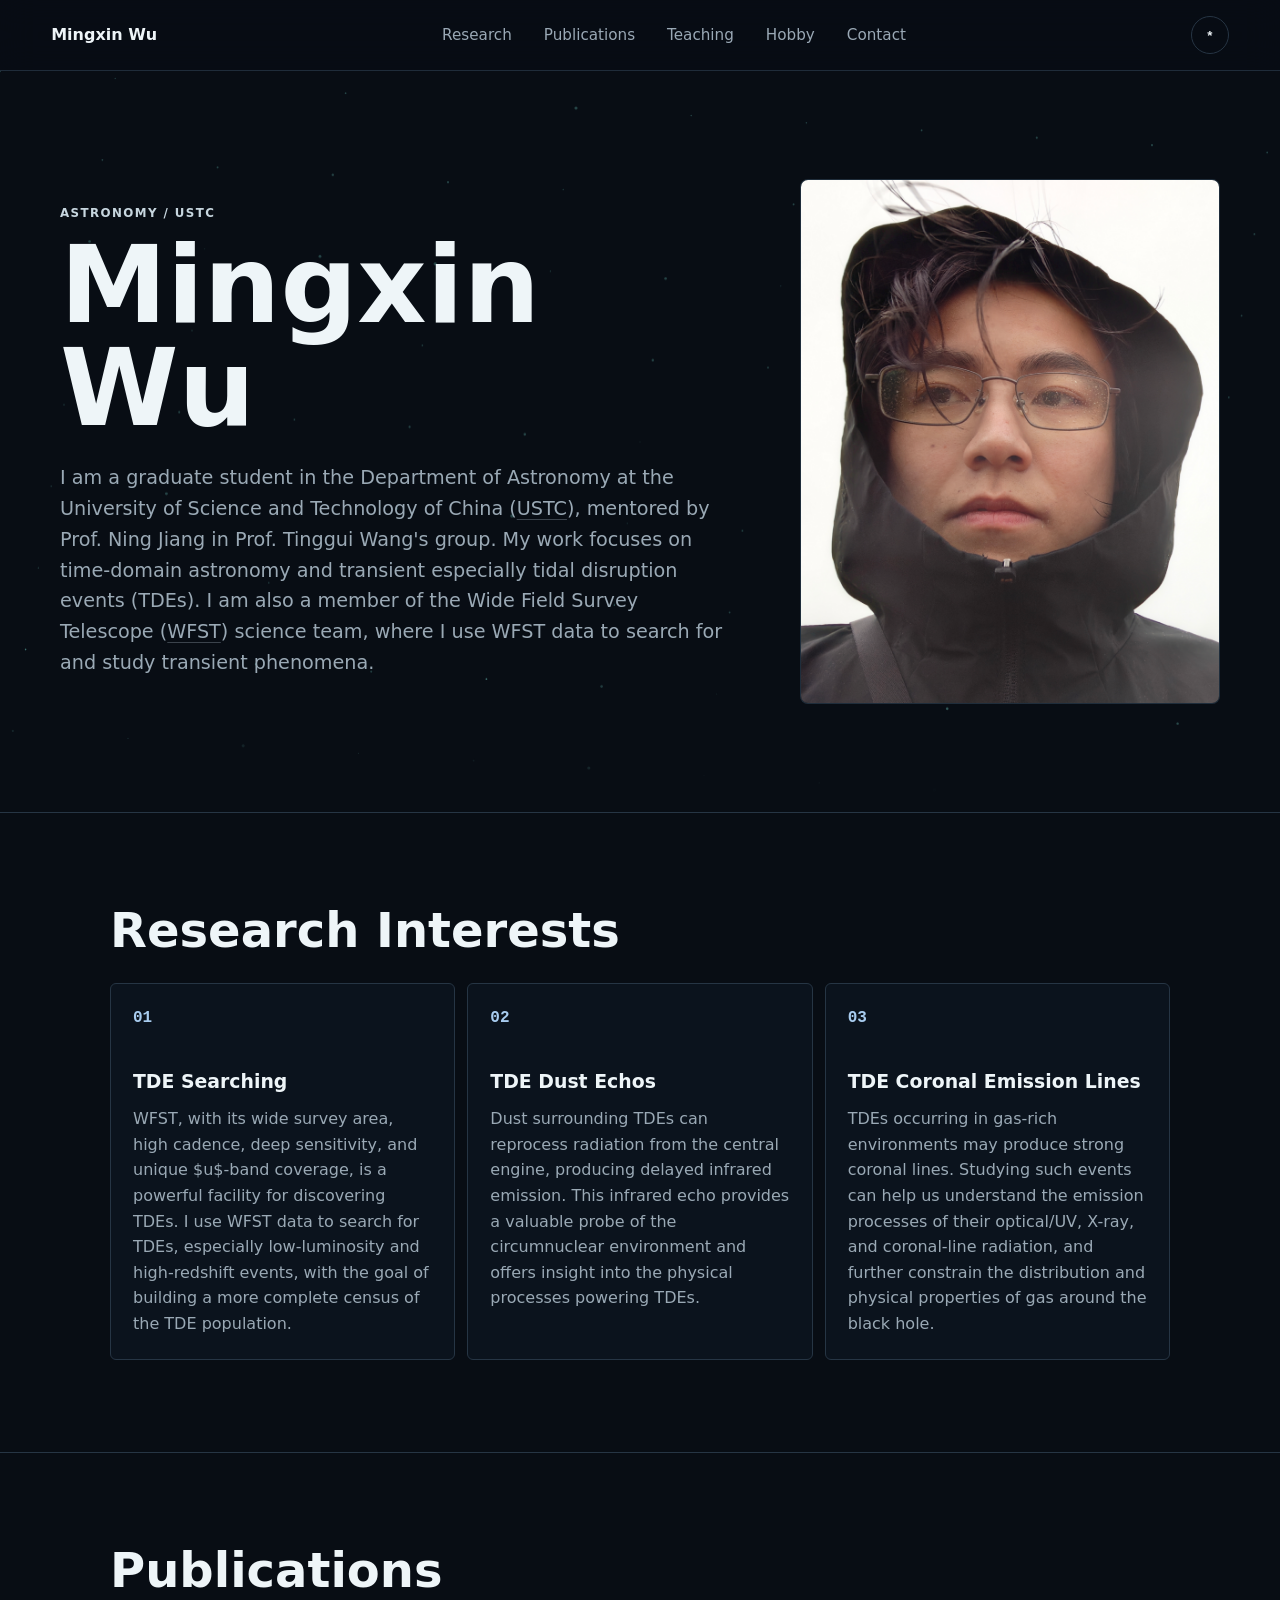
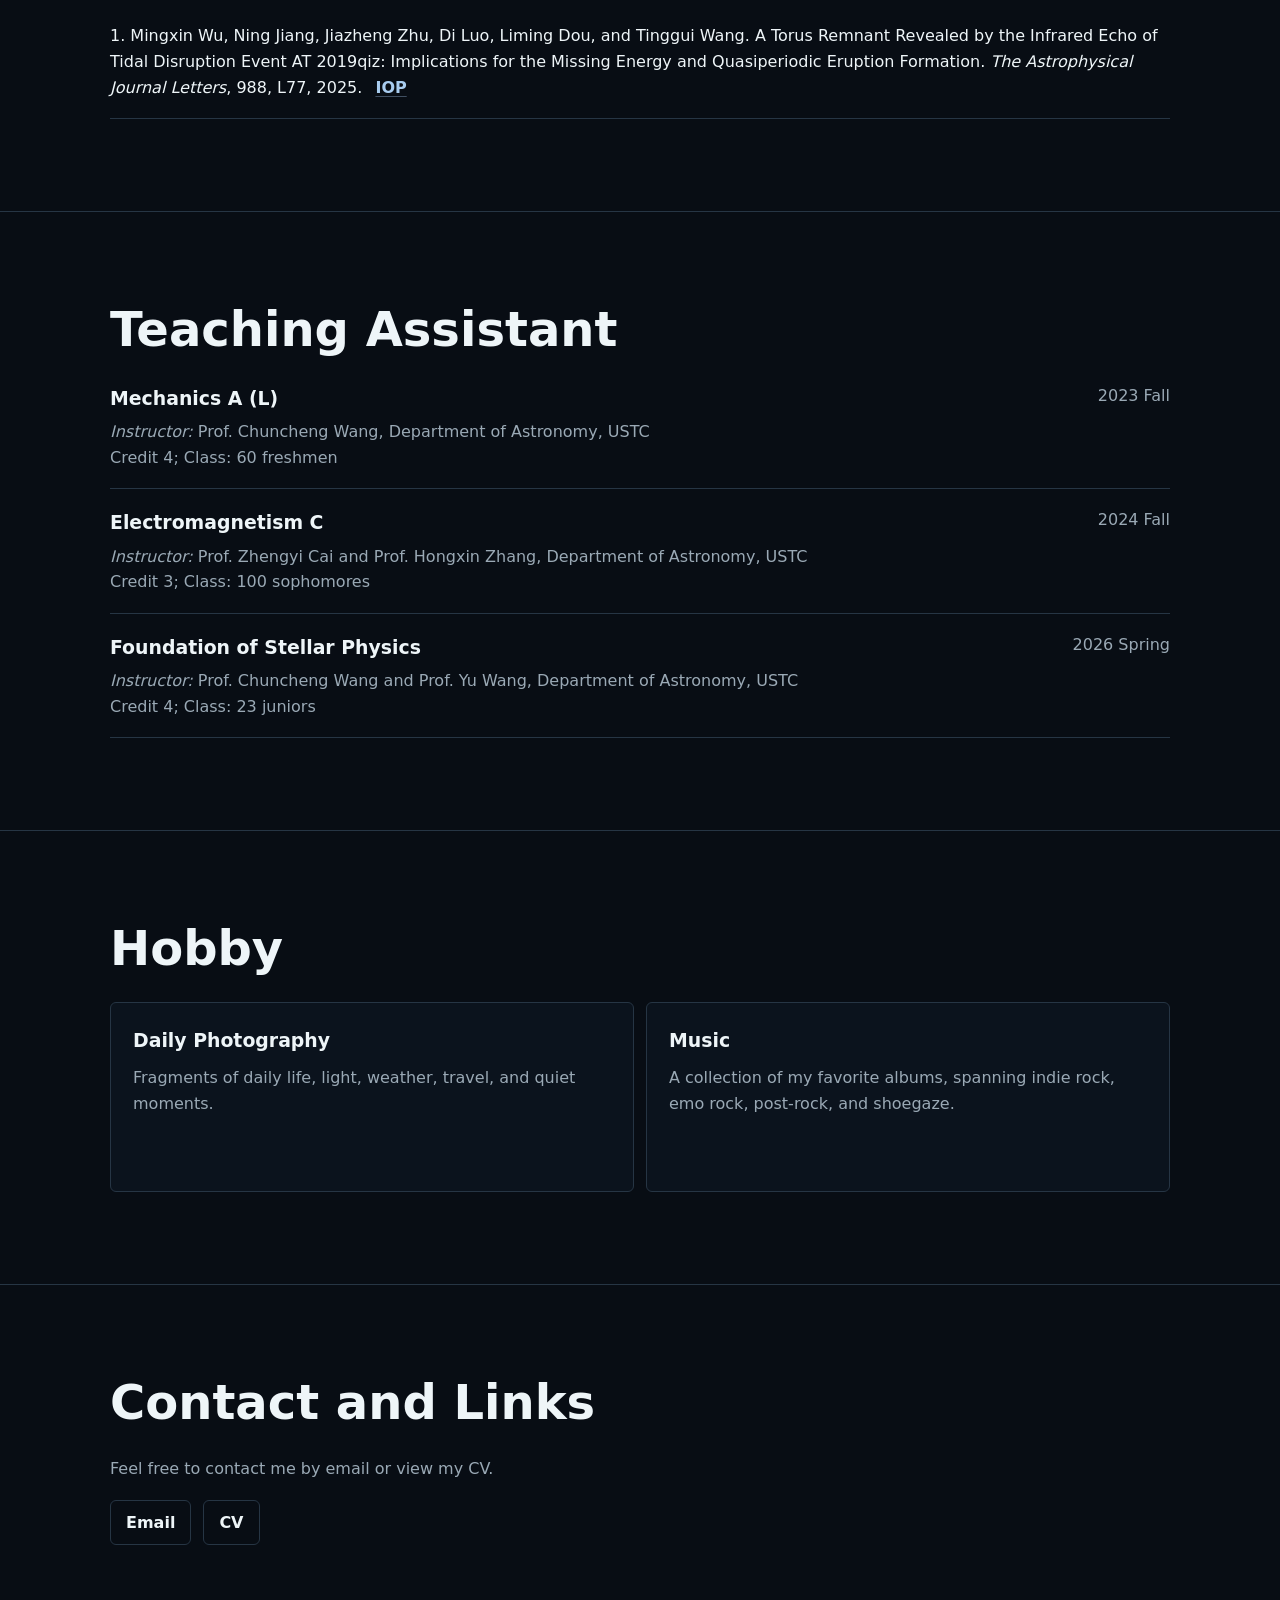
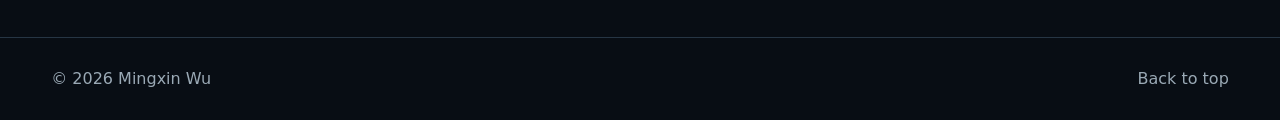
<file: index.html>
<!doctype html>
<html lang="en">
  <head>
    <meta charset="utf-8">
    <meta name="viewport" content="width=device-width, initial-scale=1">
    <meta
      name="description"
      content="Mingxin Wu, master's student in astronomy at the University of Science and Technology of China."
    >
    <meta name="author" content="Mingxin Wu">
    <title>Mingxin Wu | Astronomy</title>
    <link rel="stylesheet" href="styles.css?v=2">
  </head>
  <body>
    <header class="site-header">
      <a class="brand" href="#top" aria-label="Back to home">Mingxin Wu</a>
      <nav class="nav" aria-label="Primary navigation">
        <a href="#research">Research</a>
        <a href="#publications">Publications</a>
        <a href="#teaching">Teaching</a>
        <a href="#hobby">Hobby</a>
        <a href="#contact">Contact</a>
      </nav>
      <button class="theme-toggle" type="button" aria-label="Toggle color theme" title="Toggle color theme">
        <span class="theme-icon" aria-hidden="true">*</span>
      </button>
    </header>

    <main id="top">
      <section class="hero" aria-labelledby="hero-title">
        <canvas id="sky-map" class="sky-map" aria-hidden="true"></canvas>
        <div class="hero-inner">
          <div class="hero-copy">
            <p class="eyebrow">Astronomy / USTC</p>
            <h1 id="hero-title">Mingxin Wu</h1>
            <p class="lead">
              I am a graduate student in the Department of Astronomy at the University of Science
              and Technology of China (<a href="https://en.ustc.edu.cn/">USTC</a>), mentored by Prof. Ning Jiang in Prof. Tinggui Wang's group. My work focuses on time-domain astronomy and transient
              especially tidal disruption events (TDEs). I am also a member of the Wide Field Survey Telescope (<a href="https://wfst.ustc.edu.cn/zh/">WFST</a>) science team, where I use WFST data to search for and study transient phenomena.
            </p>
          </div>

          <figure class="profile-panel">
            <img
              class="profile-photo"
              src="assets/profile.jpg"
              onerror="this.onerror=null; this.src='assets/profile-placeholder.svg';"
              alt="Portrait of Mingxin Wu"
            >
          </figure>
        </div>
      </section>

      <section id="research" class="section">
        <div class="section-heading">
          <h2>Research Interests</h2>
        </div>
        <div class="feature-grid">
          <article class="feature">
            <span class="feature-index">01</span>
            <h3>TDE Searching</h3>
            <p>WFST, with its wide survey area, high cadence, deep sensitivity, and unique $u$-band coverage, is a powerful facility for discovering TDEs. I use WFST data to search for TDEs, especially low-luminosity and high-redshift events, with the goal of building a more complete census of the TDE population.</p>
          </article>
          <article class="feature">
            <span class="feature-index">02</span>
            <h3>TDE Dust Echos</h3>
            <p>Dust surrounding TDEs can reprocess radiation from the central engine, producing delayed infrared emission. This infrared echo provides a valuable probe of the circumnuclear environment and offers insight into the physical processes powering TDEs.</p>
          </article>
          <article class="feature">
            <span class="feature-index">03</span>
            <h3>TDE Coronal Emission Lines</h3>
            <p>TDEs occurring in gas-rich environments may produce strong coronal lines. Studying such events can help us understand the emission processes of their optical/UV, X-ray, and coronal-line radiation, and further constrain the distribution and physical properties of gas around the black hole.</p>
          </article>
        </div>
      </section>

      <section id="publications" class="section">
        <div class="content-wrap">
          <div class="block-heading">
            <h2>Publications</h2>
          </div>
          <ol class="publication-list">
            <li>
              <span>
                Mingxin Wu, Ning Jiang, Jiazheng Zhu, Di Luo, Liming Dou, and Tinggui Wang.
                A Torus Remnant Revealed by the Infrared Echo of Tidal Disruption Event AT 2019qiz:
                Implications for the Missing Energy and Quasiperiodic Eruption Formation.
                <em>The Astrophysical Journal Letters</em>, 988, L77, 2025.
              </span>
              <a href="https://iopscience.iop.org/article/10.3847/2041-8213/adf229">IOP</a>
            </li>
          </ol>
        </div>
      </section>

      <section id="teaching" class="section">
        <div class="content-wrap">
          <div class="block-heading">
            <h2>Teaching Assistant</h2>
          </div>
          <div class="teaching-list">
            <article class="teaching-item">
              <div>
                <h3>Mechanics A (L)</h3>
                <p><em>Instructor:</em> Prof. Chuncheng Wang, Department of Astronomy, USTC</p>
                <p>Credit 4; Class: 60 freshmen</p>
              </div>
              <p class="teaching-date">2023 Fall</p>
            </article>
            <article class="teaching-item">
              <div>
                <h3>Electromagnetism C</h3>
                <p><em>Instructor:</em> Prof. Zhengyi Cai and Prof. Hongxin Zhang, Department of Astronomy, USTC</p>
                <p>Credit 3; Class: 100 sophomores</p>
              </div>
              <p class="teaching-date">2024 Fall</p>
            </article>
            <article class="teaching-item">
              <div>
                <h3>Foundation of Stellar Physics</h3>
                <p><em>Instructor:</em> Prof. Chuncheng Wang and Prof. Yu Wang, Department of Astronomy, USTC</p>
                <p>Credit 4; Class: 23 juniors</p>
              </div>
              <p class="teaching-date">2026 Spring</p>
            </article>
          </div>
        </div>
      </section>

      <section id="hobby" class="section">
        <div class="content-wrap">
          <div class="block-heading">
            <h2>Hobby</h2>
          </div>
          <div class="hobby-grid">
            <a class="hobby-card" href="photography.html">
              <h3>Daily Photography</h3>
              <p>Fragments of daily life, light, weather, travel, and quiet moments.</p>
            </a>
            <a class="hobby-card" href="music.html">
              <h3>Music</h3>
              <p>A collection of my favorite albums, spanning indie rock, emo rock, post-rock, and shoegaze.</p>
            </a>
          </div>
        </div>
      </section>

      <section id="contact" class="section contact">
        <div class="content-wrap">
          <div class="block-heading">
            <h2>Contact and Links</h2>
          </div>
          <div class="contact-body">
            <p>Feel free to contact me by email or view my CV.</p>
            <div class="link-row" aria-label="Personal links">
              <a href="mailto:wmx112611226@mail.ustc.edu.cn">Email</a>
              <a href="#">CV</a>
            </div>
          </div>
        </div>
      </section>
    </main>

    <footer class="footer">
      <span>&copy; <span id="year"></span> Mingxin Wu</span>
      <a href="#top">Back to top</a>
    </footer>

    <script src="script.js?v=2"></script>
  </body>
</html>
</file>
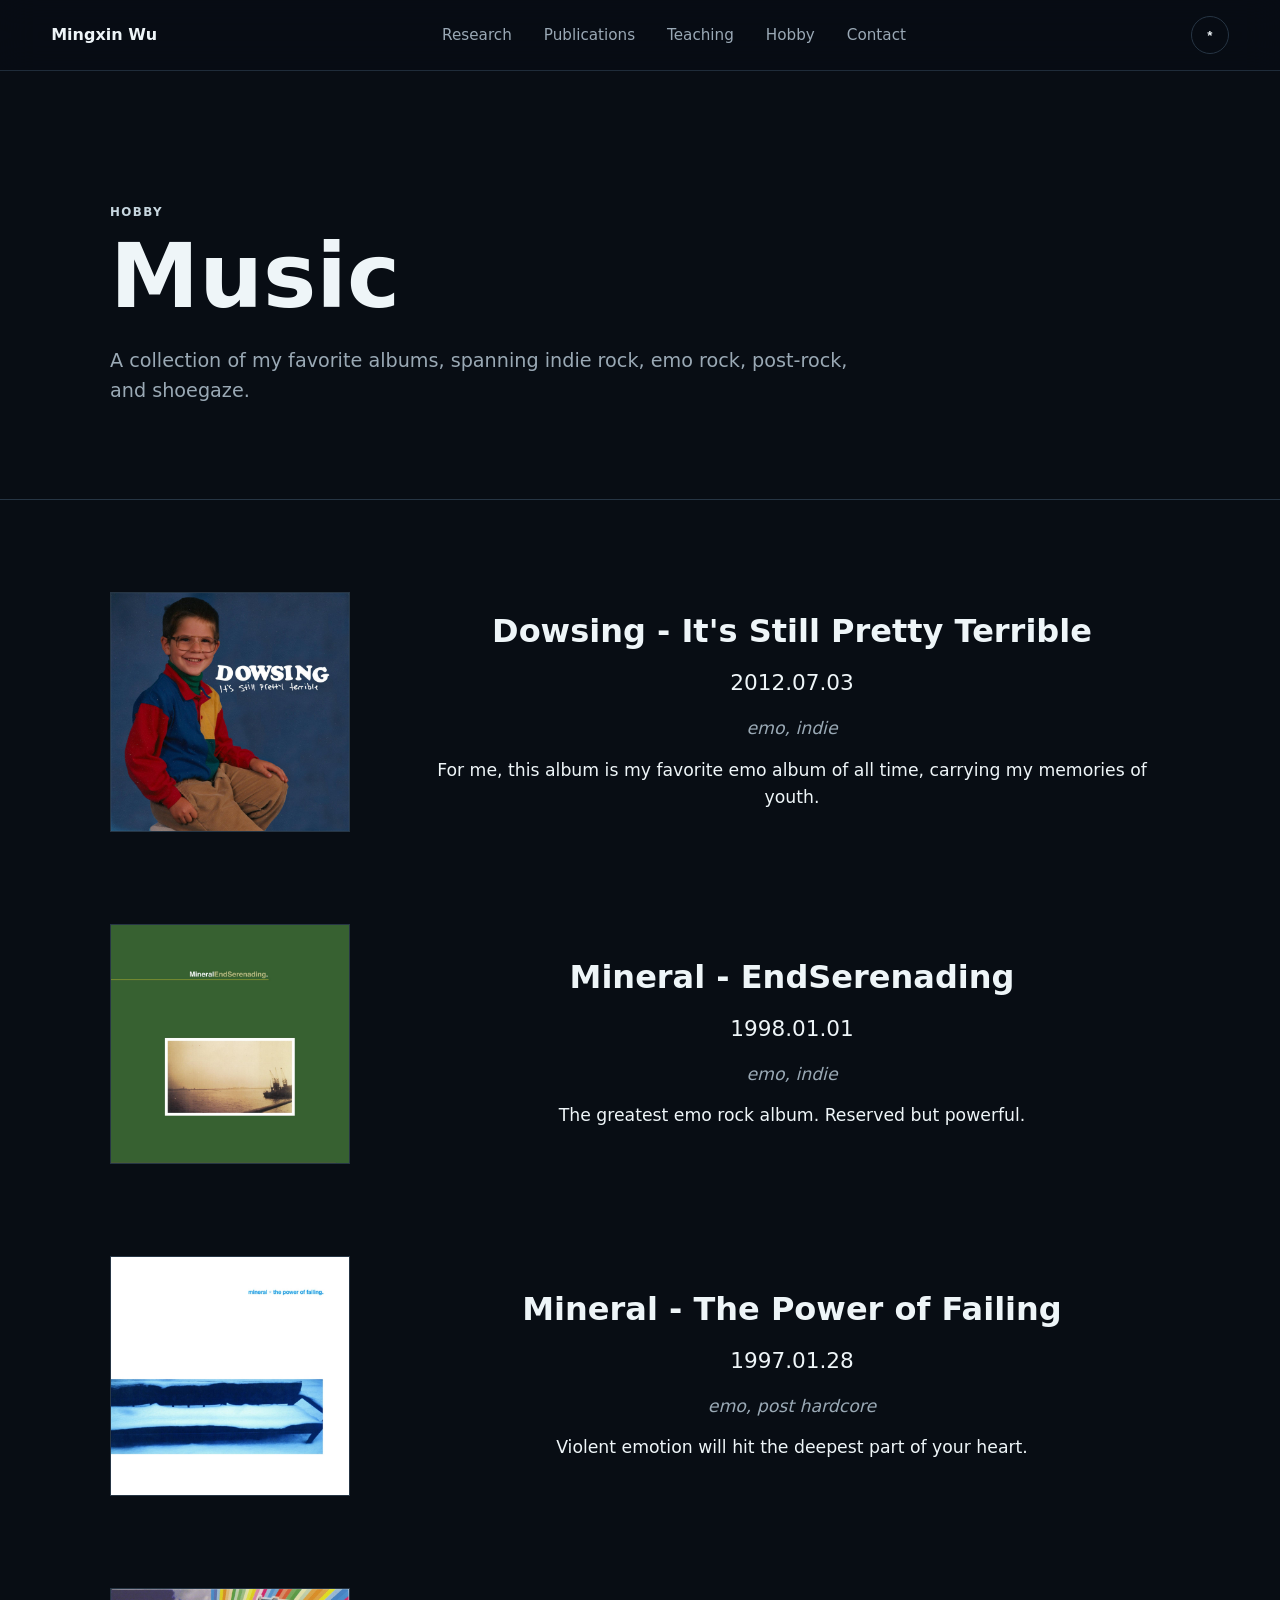
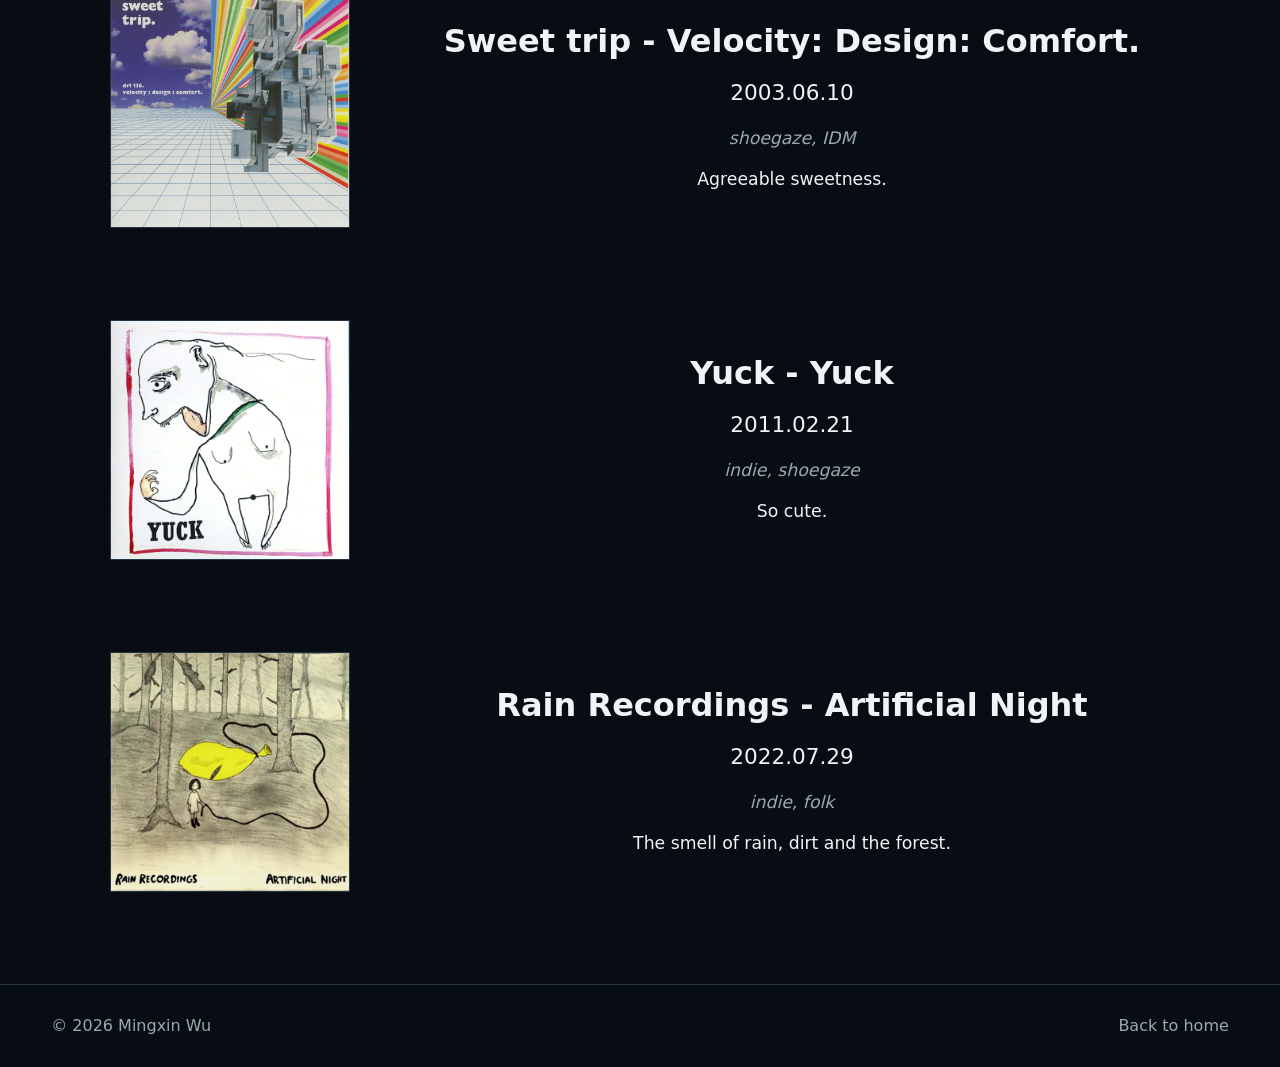
<file: music.html>
<!doctype html>
<html lang="en">
  <head>
    <meta charset="utf-8">
    <meta name="viewport" content="width=device-width, initial-scale=1">
    <meta name="description" content="Music notes and playlists by Mingxin Wu.">
    <meta name="author" content="Mingxin Wu">
    <title>Music | Mingxin Wu</title>
    <link rel="stylesheet" href="styles.css?v=2">
  </head>
  <body>
    <header class="site-header">
      <a class="brand" href="index.html" aria-label="Back to home">Mingxin Wu</a>
      <nav class="nav" aria-label="Primary navigation">
        <a href="index.html#research">Research</a>
        <a href="index.html#publications">Publications</a>
        <a href="index.html#teaching">Teaching</a>
        <a href="index.html#hobby">Hobby</a>
        <a href="index.html#contact">Contact</a>
      </nav>
      <button class="theme-toggle" type="button" aria-label="Toggle color theme" title="Toggle color theme">
        <span class="theme-icon" aria-hidden="true">*</span>
      </button>
    </header>

    <main>
      <section class="subpage-hero">
        <div class="content-wrap">
          <p class="eyebrow">Hobby</p>
          <h1>Music</h1>
          <p class="lead">A collection of my favorite albums, spanning indie rock, emo rock, post-rock, and shoegaze.</p>
        </div>
      </section>

      <section class="section">
        <div class="content-wrap">
          <div class="album-list">
            <article class="album-entry">
              <img
                class="album-cover"
                src="assets/albums/dowsing.jpg"
                onerror="this.onerror=null; this.src='assets/album-placeholder.svg';"
                alt="Album cover"
              >
              <div class="album-copy">
                <h2>Dowsing - It's Still Pretty Terrible</h2>
                <p class="album-date">2012.07.03</p>
                <p class="album-genre">emo, indie</p>
                <p>
                  For me, this album is my favorite emo album of all time, carrying my memories of youth.
                </p>
              </div>
            </article>

            <article class="album-entry">
              <img
                class="album-cover"
                src="assets/albums/EndSerenading.jpg"
                onerror="this.onerror=null; this.src='assets/album-placeholder.svg';"
                alt="Album cover"
              >
              <div class="album-copy">
                <h2>Mineral - EndSerenading</h2>
                <p class="album-date">1998.01.01</p>
                <p class="album-genre">emo, indie</p>
                <p>
                  The greatest emo rock album. Reserved but powerful. 
                </p>
              </div>
            </article>

            <article class="album-entry">
              <img
                class="album-cover"
                src="assets/albums/mineral1.jpg"
                onerror="this.onerror=null; this.src='assets/album-placeholder.svg';"
                alt="Album cover"
              >
              <div class="album-copy">
                <h2>Mineral - The Power of Failing</h2>
                <p class="album-date">1997.01.28</p>
                <p class="album-genre">emo, post hardcore</p>
                <p>
                  Violent emotion will hit the deepest part of your heart.
                </p>
              </div>
            </article>

            <article class="album-entry">
              <img
                class="album-cover"
                src="assets/albums/sweettrip.jpg"
                onerror="this.onerror=null; this.src='assets/album-placeholder.svg';"
                alt="Album cover"
              >
              <div class="album-copy">
                <h2>Sweet trip - Velocity: Design: Comfort.</h2>
                <p class="album-date">2003.06.10</p>
                <p class="album-genre">shoegaze, IDM</p>
                <p>
                  Agreeable sweetness.
                </p>
              </div>
            </article>

            <article class="album-entry">
              <img
                class="album-cover"
                src="assets/albums/yuck.jpg"
                onerror="this.onerror=null; this.src='assets/album-placeholder.svg';"
                alt="Album cover"
              >
              <div class="album-copy">
                <h2>Yuck - Yuck</h2>
                <p class="album-date">2011.02.21</p>
                <p class="album-genre">indie, shoegaze</p>
                <p>
                  So cute.
                </p>
              </div>
            </article>

            <article class="album-entry">
              <img
                class="album-cover"
                src="assets/albums/rain.jpg"
                onerror="this.onerror=null; this.src='assets/album-placeholder.svg';"
                alt="Album cover"
              >
              <div class="album-copy">
                <h2>Rain Recordings - Artificial Night</h2>
                <p class="album-date">2022.07.29</p>
                <p class="album-genre">indie, folk</p>
                <p>
                  The smell of rain, dirt and the forest.
                </p>
              </div>
            </article>

          </div>
        </div>
      </section>
    </main>

    <footer class="footer">
      <span>&copy; <span id="year"></span> Mingxin Wu</span>
      <a href="index.html">Back to home</a>
    </footer>

    <script src="script.js?v=2"></script>
  </body>
</html>
</file>
<file: styles.css>
:root {
  color-scheme: dark;
  --bg: #080d14;
  --surface: #0d1520;
  --surface-strong: #121d2a;
  --text: #eef5f8;
  --muted: #9aa9b5;
  --line: #263544;
  --accent: #77d8cc;
  --accent-strong: #a8ccef;
  --warm: #c7d6df;
  --sky: #d8edf8;
  --shadow: none;
  font-family: Inter, ui-sans-serif, system-ui, -apple-system, BlinkMacSystemFont, "Segoe UI", sans-serif;
}

:root[data-theme="light"] {
  color-scheme: light;
  --bg: #f6f8fa;
  --surface: #ffffff;
  --surface-strong: #eef4f7;
  --text: #15202a;
  --muted: #5f6f7a;
  --line: #d8e0e6;
  --accent: #0f766e;
  --accent-strong: #245d86;
  --warm: #4d6574;
  --sky: #18324a;
  --shadow: none;
}

* {
  box-sizing: border-box;
}

html {
  scroll-behavior: smooth;
}

body {
  margin: 0;
  background: var(--bg);
  color: var(--text);
  line-height: 1.6;
}

a {
  color: inherit;
  text-decoration-color: color-mix(in srgb, currentColor 35%, transparent);
  text-underline-offset: 0.2em;
}

.site-header {
  position: sticky;
  top: 0;
  z-index: 20;
  display: grid;
  grid-template-columns: auto 1fr auto;
  gap: 24px;
  align-items: center;
  padding: 16px clamp(18px, 4vw, 54px);
  border-bottom: 1px solid color-mix(in srgb, var(--line) 80%, transparent);
  background: color-mix(in srgb, var(--bg) 90%, transparent);
  backdrop-filter: blur(18px);
}

.brand {
  font-weight: 800;
  letter-spacing: 0;
  text-decoration: none;
}

.nav {
  display: flex;
  justify-content: center;
  gap: clamp(12px, 3vw, 32px);
  font-size: 0.95rem;
}

.nav a,
.footer a {
  text-decoration: none;
  color: var(--muted);
}

.nav a:hover,
.footer a:hover {
  color: var(--text);
}

.theme-toggle {
  width: 38px;
  height: 38px;
  border: 1px solid var(--line);
  border-radius: 50%;
  background: transparent;
  color: var(--text);
  cursor: pointer;
  font-weight: 800;
}

.theme-toggle:hover {
  border-color: var(--accent);
}

.hero {
  position: relative;
  min-height: min(680px, calc(100vh - 54px));
  display: grid;
  align-items: center;
  overflow: hidden;
  padding: clamp(68px, 9vw, 108px) clamp(18px, 4vw, 54px);
  border-bottom: 1px solid var(--line);
}

.sky-map {
  position: absolute;
  inset: 0;
  width: 100%;
  height: 100%;
}

.hero::after {
  content: "";
  position: absolute;
  inset: auto 0 0;
  height: 20%;
  background: linear-gradient(to bottom, transparent, var(--bg) 88%);
  pointer-events: none;
}

.hero-inner {
  position: relative;
  z-index: 1;
  display: grid;
  grid-template-columns: minmax(0, 1fr) minmax(300px, 420px);
  gap: clamp(36px, 6vw, 82px);
  align-items: center;
  width: min(1160px, 100%);
  margin: 0 auto;
}

.hero-copy {
  max-width: 780px;
}

.profile-panel {
  margin: 0;
  border: 1px solid color-mix(in srgb, var(--line) 78%, transparent);
  border-radius: 8px;
  background: color-mix(in srgb, var(--surface) 82%, transparent);
  box-shadow: var(--shadow);
  overflow: hidden;
}

.profile-photo {
  display: block;
  width: 100%;
  aspect-ratio: 4 / 5;
  object-fit: cover;
  background: var(--surface-strong);
}

.profile-panel figcaption {
  display: grid;
  gap: 2px;
  padding: 16px 18px;
  border-top: 1px solid var(--line);
}

.profile-panel span {
  color: var(--muted);
  font-size: 0.92rem;
}

.eyebrow,
.section-label,
.meta {
  margin: 0 0 10px;
  color: var(--warm);
  font-size: 0.74rem;
  font-weight: 800;
  letter-spacing: 0.12em;
  text-transform: uppercase;
}

h1,
h2,
h3,
p {
  overflow-wrap: anywhere;
}

h1 {
  max-width: 10ch;
  margin: 0;
  font-size: clamp(3.5rem, 8.4vw, 7rem);
  line-height: 0.96;
  letter-spacing: 0;
}

h2 {
  margin: 0;
  font-size: clamp(1.75rem, 3.8vw, 3rem);
  line-height: 1.06;
  letter-spacing: 0;
}

h3 {
  margin: 0 0 10px;
  font-size: 1.18rem;
}

.lead {
  max-width: 760px;
  margin: 24px 0 0;
  color: var(--muted);
  font-size: clamp(1.02rem, 1.65vw, 1.2rem);
}

.hero-actions,
.link-row {
  display: flex;
  flex-wrap: wrap;
  gap: 12px;
  margin-top: 30px;
}

.button,
.link-row a {
  display: inline-flex;
  min-height: 44px;
  align-items: center;
  justify-content: center;
  border-radius: 6px;
  padding: 9px 15px;
  border: 1px solid var(--line);
  text-decoration: none;
  font-weight: 700;
}

.button.primary {
  border-color: var(--accent);
  background: var(--accent);
  color: #ffffff;
}

.button.secondary,
.link-row a {
  background: transparent;
}

.section {
  padding: clamp(58px, 8vw, 92px) clamp(18px, 4vw, 54px);
  border-bottom: 1px solid var(--line);
}

.section > * {
  width: min(1060px, 100%);
  margin-left: auto;
  margin-right: auto;
}

.content-wrap {
  width: min(1060px, 100%);
  margin-left: auto;
  margin-right: auto;
}

.two-column {
  display: grid;
  grid-template-columns: minmax(220px, 0.7fr) minmax(0, 1.3fr);
  gap: clamp(28px, 6vw, 72px);
  align-items: start;
}

.copy {
  max-width: 760px;
  color: var(--muted);
  font-size: 1.06rem;
}

.section-heading {
  display: block;
  gap: 24px;
  margin-bottom: 28px;
}

.stacked-heading {
  display: block;
}

.block-heading {
  margin-bottom: 28px;
}

.feature-grid {
  display: grid;
  grid-template-columns: repeat(3, minmax(0, 1fr));
  gap: 12px;
}

.hobby-grid {
  display: grid;
  grid-template-columns: repeat(2, minmax(0, 1fr));
  gap: 12px;
}

.feature,
.project,
.hobby-card,
.placeholder-card {
  border: 1px solid var(--line);
  border-radius: 6px;
  background: color-mix(in srgb, var(--surface) 72%, transparent);
  box-shadow: var(--shadow);
}

.feature,
.hobby-card,
.placeholder-card {
  min-height: 190px;
  padding: 22px;
}

.hobby-card {
  color: inherit;
  text-decoration: none;
}

.hobby-card:hover {
  border-color: var(--accent);
}

.hobby-card h3,
.hobby-card p {
  text-decoration: none;
}

.feature-index {
  display: block;
  margin-bottom: 34px;
  color: var(--accent-strong);
  font-family: ui-monospace, SFMono-Regular, Consolas, "Liberation Mono", monospace;
  font-weight: 800;
}

.feature p,
.project p,
.contact p {
  margin: 0;
  color: var(--muted);
}

.project-list {
  display: grid;
  gap: 10px;
}

.project {
  display: grid;
  grid-template-columns: minmax(200px, 0.8fr) minmax(0, 1.2fr) auto;
  gap: 24px;
  align-items: center;
  padding: 20px;
}

.project a,
.publication-list a {
  color: var(--accent-strong);
  font-weight: 800;
}

.publication-list {
  display: grid;
  gap: 18px;
  margin: 0;
  padding-left: 0;
  list-style-position: inside;
}

.publication-list li {
  padding-bottom: 18px;
  border-bottom: 1px solid var(--line);
}

.publication-list a {
  margin-left: 8px;
}

.teaching-list {
  display: grid;
  gap: 18px;
}

.teaching-item {
  display: grid;
  grid-template-columns: minmax(0, 1fr) auto;
  gap: 24px;
  padding-bottom: 18px;
  border-bottom: 1px solid var(--line);
}

.teaching-item h3 {
  margin-bottom: 6px;
}

.teaching-item p {
  margin: 0;
  color: var(--muted);
}

.teaching-date {
  white-space: nowrap;
  color: var(--text);
}

.subpage-hero {
  padding: clamp(82px, 12vw, 132px) clamp(18px, 4vw, 54px) clamp(58px, 8vw, 92px);
  border-bottom: 1px solid var(--line);
}

.subpage-hero h1 {
  max-width: none;
  font-size: clamp(3rem, 7vw, 5.8rem);
  line-height: 1;
}

.photo-grid,
.music-list {
  display: grid;
  grid-template-columns: repeat(3, minmax(0, 1fr));
  gap: 12px;
}

.photo-series {
  padding-top: 28px;
  border-top: 1px solid var(--line);
}

.photo-series + .photo-series {
  margin-top: clamp(58px, 8vw, 92px);
}

.series-heading {
  display: flex;
  justify-content: flex-end;
  margin-bottom: 24px;
  text-align: right;
}

.series-heading > div {
  display: grid;
  justify-items: end;
}

.series-heading h2 {
  color: var(--accent-strong);
  font-size: clamp(1.8rem, 3vw, 2.6rem);
}

.series-heading p {
  margin: 8px 0 0;
  color: var(--muted);
}

.series-grid {
  display: grid;
  grid-template-columns: repeat(3, minmax(0, 1fr));
  gap: 28px;
}

.photo-card {
  margin: 0;
  overflow: hidden;
  border: 1px solid var(--line);
  border-radius: 6px;
  background: color-mix(in srgb, var(--surface) 72%, transparent);
}

.photo-card img {
  display: block;
  width: 100%;
  aspect-ratio: 4 / 3;
  object-fit: cover;
  background: var(--surface);
  cursor: zoom-in;
}

.photo-card figcaption {
  display: grid;
  gap: 8px;
  padding: 18px;
}

.photo-card strong {
  font-size: 1.35rem;
}

.photo-card span {
  color: var(--muted);
}

.lightbox {
  position: fixed;
  inset: 0;
  z-index: 100;
  display: none;
  place-items: center;
  padding: 28px;
  background: rgba(3, 7, 12, 0.92);
}

.lightbox.is-open {
  display: grid;
}

.lightbox-image {
  max-width: min(1200px, 94vw);
  max-height: 84vh;
  object-fit: contain;
  border: 1px solid var(--line);
  background: var(--bg);
}

.lightbox-caption {
  display: grid;
  gap: 4px;
  max-width: min(900px, 94vw);
  margin: 14px 0 0;
  color: var(--muted);
  text-align: center;
}

.lightbox-caption strong {
  color: var(--text);
}

.lightbox-close {
  position: absolute;
  top: 18px;
  right: 18px;
  width: 42px;
  height: 42px;
  border: 1px solid var(--line);
  border-radius: 50%;
  background: color-mix(in srgb, var(--surface) 80%, transparent);
  color: var(--text);
  cursor: pointer;
  font-size: 1.5rem;
  line-height: 1;
}

.album-list {
  display: grid;
  gap: clamp(58px, 8vw, 92px);
}

.album-entry {
  display: grid;
  grid-template-columns: minmax(160px, 240px) minmax(0, 1fr);
  gap: clamp(28px, 6vw, 64px);
  align-items: center;
}

.album-cover {
  display: block;
  width: 100%;
  aspect-ratio: 1;
  object-fit: cover;
  border: 1px solid var(--line);
  background: var(--surface);
}

.album-copy {
  max-width: 760px;
  text-align: center;
}

.album-copy h2 {
  font-size: clamp(1.55rem, 2.5vw, 2.15rem);
  white-space: nowrap;
  line-height: 1.2;
}

.album-copy p {
  margin: 0;
  color: var(--text);
  font-size: 1.08rem;
}

.album-copy p + p {
  margin-top: 14px;
}

.album-date {
  margin-top: 16px !important;
  font-size: 1.35rem !important;
}

.album-genre {
  color: var(--muted) !important;
  font-style: italic;
}

.placeholder-card p,
.hobby-card p {
  margin: 0;
  color: var(--muted);
}

.contact {
  display: block;
}

.contact-body {
  display: grid;
  gap: 18px;
  align-content: start;
  max-width: 760px;
}

.contact .link-row {
  margin-top: 0;
  justify-content: flex-start;
}

.footer {
  display: flex;
  justify-content: space-between;
  gap: 20px;
  padding: 28px clamp(18px, 4vw, 54px);
  color: var(--muted);
}

@media (max-width: 1100px) {
  .album-copy h2 {
    white-space: normal;
  }
}

@media (max-width: 920px) {
  .hero-inner {
    grid-template-columns: 1fr;
  }

  .profile-panel {
    max-width: 420px;
  }
}

@media (max-width: 820px) {
  .site-header {
    grid-template-columns: 1fr auto;
  }

  .nav {
    grid-column: 1 / -1;
    justify-content: flex-start;
    overflow-x: auto;
    padding-bottom: 2px;
  }

  .two-column,
  .feature-grid,
  .hobby-grid,
  .photo-grid,
  .series-grid,
  .music-list,
  .album-entry {
    grid-template-columns: 1fr;
  }

  .series-heading {
    justify-content: flex-start;
    text-align: left;
  }

  .series-heading > div {
    justify-items: start;
  }

  .album-cover {
    max-width: 280px;
  }

  .album-copy {
    text-align: left;
  }

  .project {
    grid-template-columns: 1fr;
  }

  .teaching-item {
    grid-template-columns: 1fr;
    gap: 8px;
  }

  .teaching-date {
    white-space: normal;
  }
}

@media (max-width: 520px) {
  .site-header {
    padding: 14px 16px;
  }

  .hero,
  .section {
    padding-left: 16px;
    padding-right: 16px;
  }

  h1 {
    font-size: clamp(3.4rem, 22vw, 5.4rem);
  }

  .button,
  .link-row a {
    width: 100%;
  }

  .footer {
    flex-direction: column;
  }
}
</file>
